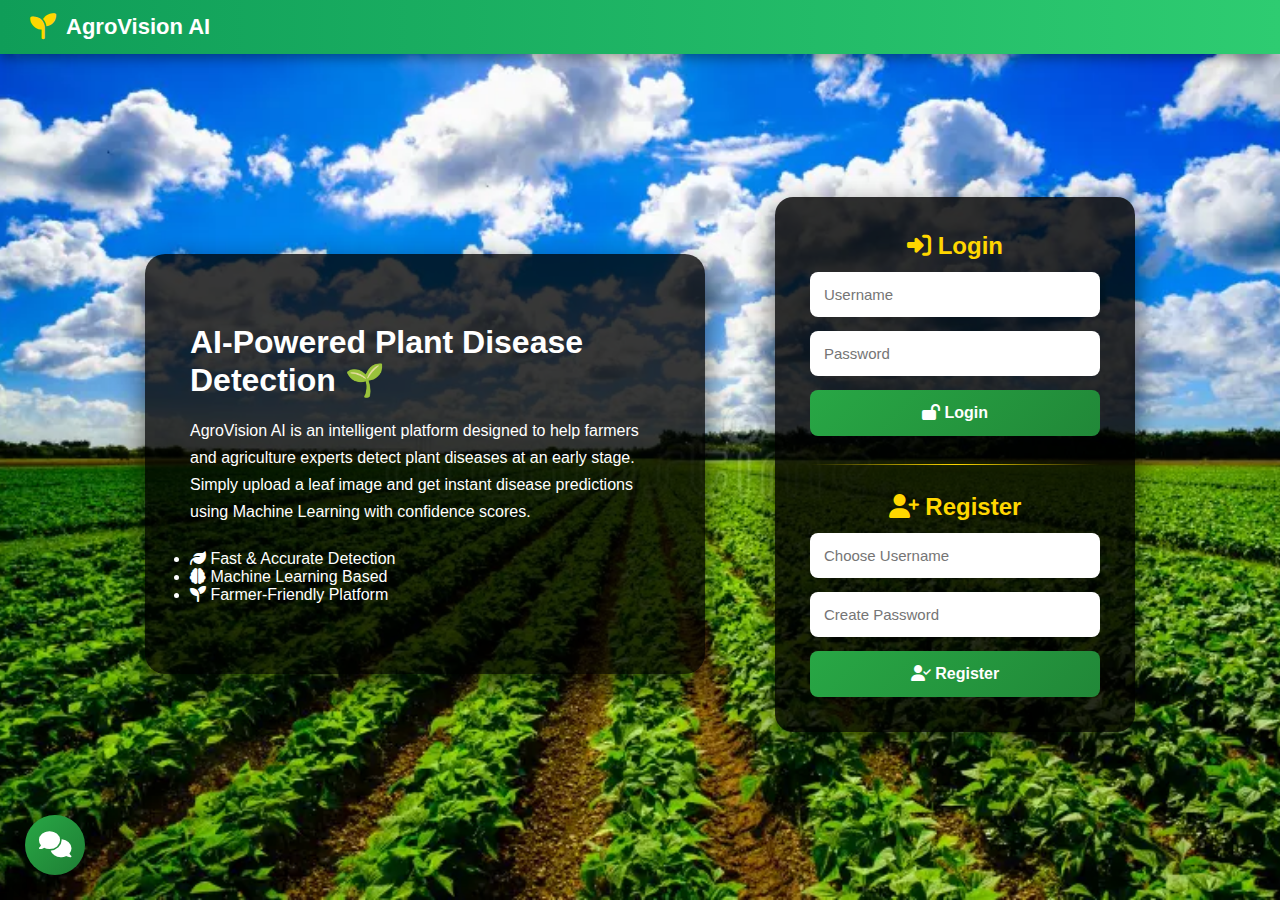
<file: index.html>
<!DOCTYPE html>
<html lang="en">
<head>
  <meta charset="UTF-8">
  <title>AgroVision AI | Plant Disease Detection</title>

  <link rel="stylesheet" href="style.css">
  <link rel="stylesheet"
        href="https://cdnjs.cloudflare.com/ajax/libs/font-awesome/6.4.0/css/all.min.css">
</head>

<body>

<!-- NAVBAR -->
<nav class="navbar">
  <div class="nav-left">
    <i class="fa-solid fa-seedling logo-icon"></i>
    <span class="brand">AgroVision AI</span>
  </div>
</nav>

<!-- MAIN AUTH LAYOUT -->
<div class="auth-layout">

  <!-- LEFT: INTRODUCTION -->
  <div class="intro-box">
    <h1>AI-Powered Plant Disease Detection 🌱</h1>
    <p>
      AgroVision AI is an intelligent platform designed to help farmers
      and agriculture experts detect plant diseases at an early stage.
      Simply upload a leaf image and get instant disease predictions
      using Machine Learning with confidence scores.
    </p>

    <ul>
      <li><i class="fa-solid fa-leaf"></i> Fast & Accurate Detection</li>
      <li><i class="fa-solid fa-brain"></i> Machine Learning Based</li>
      <li><i class="fa-solid fa-seedling"></i> Farmer-Friendly Platform</li>
    </ul>
  </div>

  <!-- RIGHT: LOGIN & REGISTER -->
  <!-- 🔥 IMPORTANT: container class added -->
  <div class="auth-box container">

    <!-- LOGIN -->
    <h2><i class="fa-solid fa-right-to-bracket"></i> Login</h2>
    <form id="loginForm">
      <input type="text" id="login-username" placeholder="Username" required>
      <input type="password" id="login-password" placeholder="Password" required>
      <button type="submit">
        <i class="fa-solid fa-lock-open"></i> Login
      </button>
    </form>

    <div class="divider"></div>

    <!-- REGISTER -->
    <h2><i class="fa-solid fa-user-plus"></i> Register</h2>
    <form id="registerForm">
      <input type="text" id="register-username" placeholder="Choose Username" required>
      <input type="password" id="register-password" placeholder="Create Password" required>
      <button type="submit">
        <i class="fa-solid fa-user-check"></i> Register
      </button>
    </form>

  </div>

</div>

<!-- CHATBOT (UI ONLY) -->
<div class="chatbot">
  <i class="fa-solid fa-comments"></i>
</div>

<!-- JS (UNCHANGED) -->
<script src="login.js"></script>
<script src="register.js"></script>
<script src="navbar.js"></script>

</body>
</html>
</file>
<file: style.css>
/* ================= RESET ================= */
* {
  box-sizing: border-box;
  margin: 0;
  padding: 0;
}

/* ================= GLOBAL ================= */
body {
  font-family: 'Segoe UI', Arial, sans-serif;
  min-height: 100vh;
  color: #ffffff;
  background: url('agriculture-vegetable-field-landscape-view-freshly-growing-84090367.webp')
              center / cover no-repeat fixed;
}

/* ================= NAVBAR (FINAL & STABLE) ================= */
.navbar {
  display: flex;
  align-items: center;
  justify-content: flex-start;
  padding: 14px 30px;
  background: linear-gradient(90deg, #0f9d58, #2ecc71);
  box-shadow: 0 4px 12px rgba(0,0,0,0.4);
  gap: 30px;
}

/* LEFT */
.nav-left {
  display: flex;
  align-items: center;
  gap: 10px;
  white-space: nowrap;
}

.logo-icon {
  font-size: 26px;
  color: #ffd700;
}

.brand {
  font-size: 22px;
  font-weight: 800;
  color: #ffffff;
}

/* CENTER */
.nav-center {
  display: flex;
  align-items: center;
  gap: 22px;
}

.nav-center a {
  color: #ffffff;
  text-decoration: none;
  font-weight: 600;
  padding: 8px 14px;
  border-radius: 6px;
  transition: background 0.25s ease, color 0.25s ease;
}

.nav-center a:hover,
.nav-center a.active {
  background: rgba(255,255,255,0.18);
  color: #ffd700;
}

/* RIGHT */
.nav-right {
  margin-left: auto;
  display: flex;
  align-items: center;
}

/* LOGOUT (WORKS FOR <a> OR <button>) */
#logoutBtn {
  background: linear-gradient(135deg, #e74c3c, #c0392b);
  border: none;
  padding: 9px 18px;
  border-radius: 8px;
  color: #ffffff;
  font-weight: bold;
  cursor: pointer;
  display: inline-flex;
  align-items: center;
  gap: 8px;
  text-decoration: none;
  font-size: 14px;
}

#logoutBtn:hover {
  opacity: 0.9;
  transform: translateY(-1px);
}

/* ================= PAGE HERO / CONTENT ================= */
.page-hero {
  max-width: 1100px;
  margin: 40px auto;
  padding: 45px;
  background: rgba(0,0,0,0.65);
  border-radius: 20px;
  box-shadow: 0 20px 40px rgba(0,0,0,0.6);
}

.page-hero h1,
.page-hero h2 {
  color: #ffd700;
  margin-bottom: 14px;
}

.page-hero p {
  font-size: 16px;
  line-height: 1.7;
  opacity: 0.95;
}

/* ================= HOME ================= */
.feature-grid {
  display: flex;
  gap: 20px;
  margin-top: 25px;
}

.feature-card {
  background: rgba(255,255,255,0.15);
  padding: 16px 20px;
  border-radius: 12px;
  font-weight: 600;
}

/* ================= ABOUT ================= */
.info-list {
  list-style: none;
  margin-top: 20px;
}

.info-list li {
  margin-bottom: 10px;
  font-size: 15px;
}

/* ================= SUPPORT ================= */
.support-card {
  margin-top: 25px;
  background: rgba(0,0,0,0.45);
  padding: 22px;
  border-radius: 14px;
  font-weight: 600;
}

/* ================= CHECK PLANT ================= */
.detect-card input,
.detect-card button {
  margin-top: 15px;
}

.detect-card button {
  background: linear-gradient(135deg, #28a745, #218838);
}

/* ================= INDEX (LOGIN / REGISTER) ================= */
.auth-layout {
  display: flex;
  justify-content: center;
  align-items: center;
  gap: 70px;
  min-height: calc(100vh - 80px);
  padding: 40px;
}

.intro-box {
  max-width: 560px;
  min-height: 420px;
  background: rgba(0, 0, 0, 0.78);
  padding: 45px;
  border-radius: 20px;
  box-shadow: 0 12px 30px rgba(0,0,0,0.6);

  display: flex;
  flex-direction: column;
  justify-content: center;
}

.intro-box h1 {
  font-size: 32px;
  margin-bottom: 18px;
}

.intro-box p {
  font-size: 16px;
  line-height: 1.7;
  margin-bottom: 25px;
}

.container {
  background: rgba(0,0,0,0.82);
  padding: 35px;
  border-radius: 18px;
  box-shadow: 0 12px 30px rgba(0,0,0,0.6);
}

.auth-box {
  width: 360px;
}

.auth-box h2 {
  text-align: center;
  color: #ffd700;
  margin-bottom: 12px;
}

.divider {
  height: 1px;
  background: linear-gradient(to right, transparent, #ffd700, transparent);
  margin: 28px 0;
}

/* ================= FORMS ================= */
form {
  display: flex;
  flex-direction: column;
  gap: 14px;
}

input {
  padding: 14px;
  border-radius: 8px;
  border: none;
  font-size: 15px;
  outline: none;
}

input:focus {
  box-shadow: 0 0 6px rgba(46,204,113,0.8);
}

button {
  padding: 14px;
  border-radius: 8px;
  border: none;
  font-weight: bold;
  font-size: 16px;
  cursor: pointer;
  background: linear-gradient(135deg, #28a745, #218838);
  color: #ffffff;
}

button:hover {
  transform: translateY(-2px);
  opacity: 0.95;
}

.login-msg,
.register-msg {
  text-align: center;
  margin-bottom: 12px;
}

/* ================= CHATBOT ================= */
.chatbot {
  position: fixed;
  bottom: 25px;
  left: 25px;
  width: 60px;
  height: 60px;
  background: linear-gradient(135deg, #28a745, #1e7e34);
  border-radius: 50%;
  display: flex;
  align-items: center;
  justify-content: center;
  font-size: 26px;
  cursor: pointer;
  box-shadow: 0 8px 20px rgba(0,0,0,0.5);
}

/* ================= RESPONSIVE ================= */
@media (max-width: 900px) {
  .nav-center {
    display: none;
  }

  .feature-grid {
    flex-direction: column;
  }

  .auth-layout {
    flex-direction: column;
    gap: 40px;
  }
}
</file>
